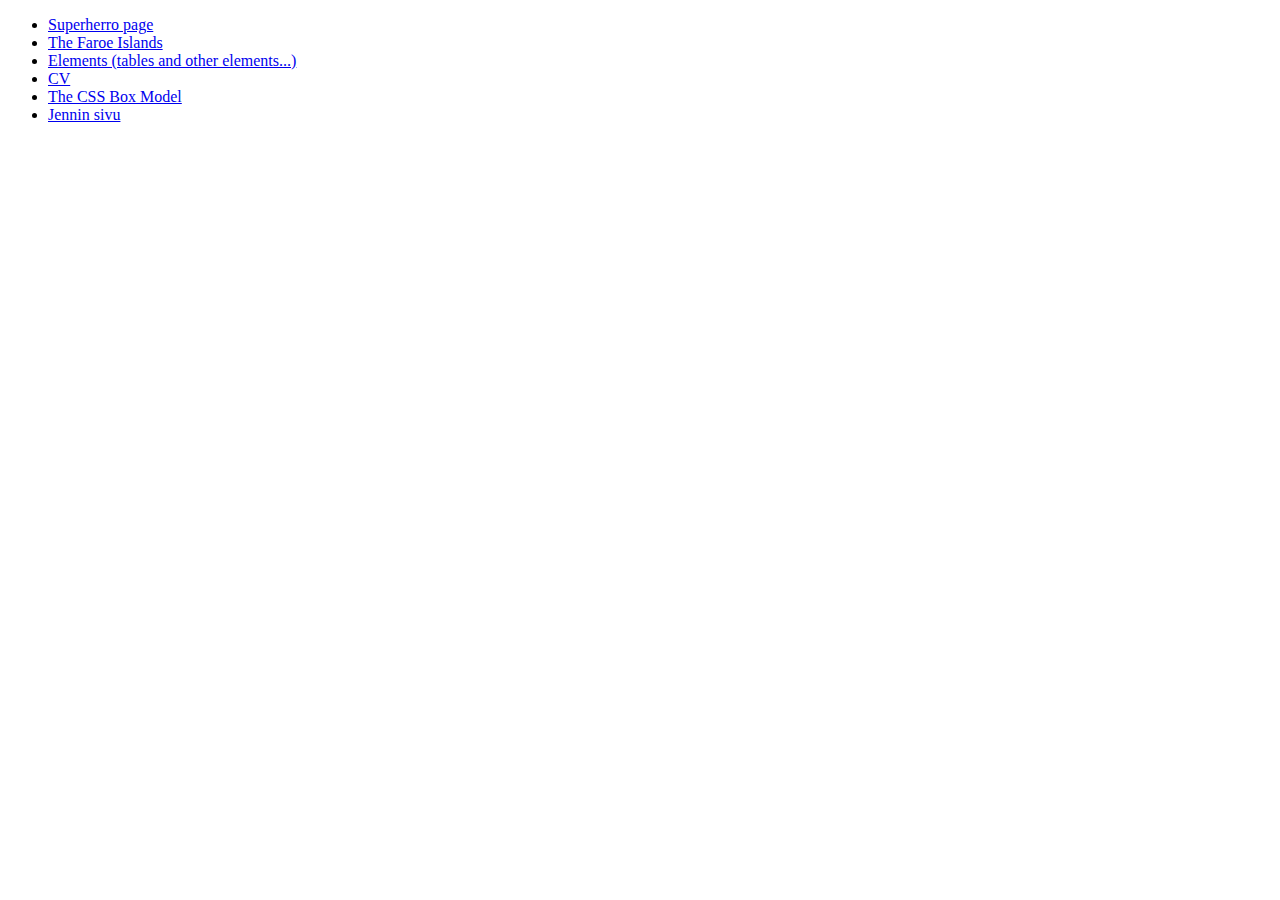
<file: index.html>
<!DOCTYPE html>
<html>
    <head>
        <title>Home</title>
    </head>
    <body>
        <div class="page">
            <ul>
                <li>
                    <a target="_blank" href="superhero.html">Superherro page</a>
                </li>
                <li>
                    <a target="_blank" href="faroe-slands/faroe-islands.html">The Faroe Islands</a>
                </li>
                <li>
                    <a target="_blank" href="test.html">Elements (tables and other elements...)</a>
                </li>
                <li>
                    <a target="_blank" href="cv/index.html">CV</a>
                </li>
                <li>
                    <a target="_blank" href="sandbox/box.html">The CSS Box Model</a>
                </li>
                <li>
                    <a target="_blank" href="sandbox/lyijy.html">Jennin sivu</a>
                </li>
            </ul>
        </div>
    </body>
</html>
</file>
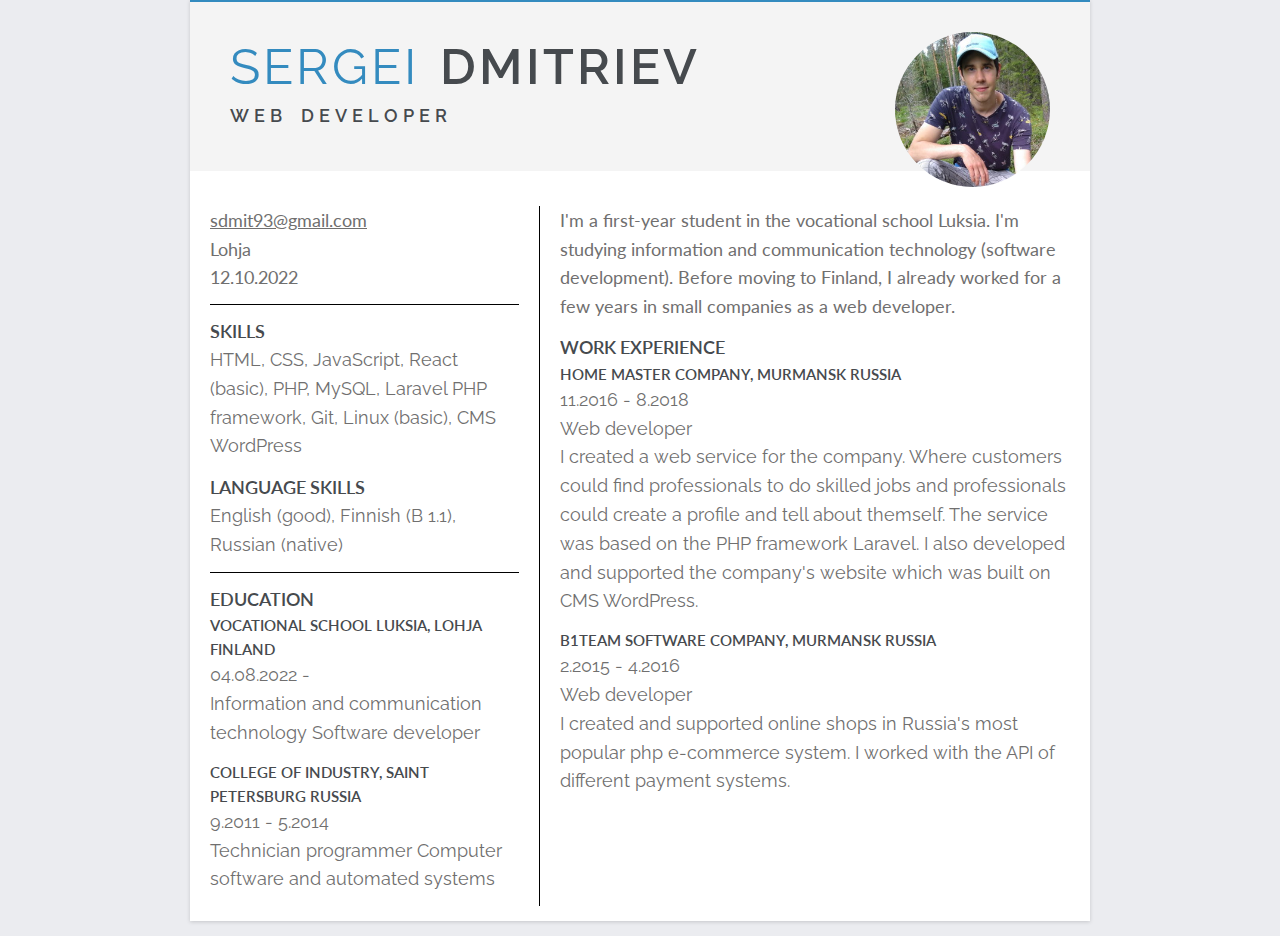
<file: cv/index.html>
<!DOCTYPE html>
<html>
    <head>
        <title>CV</title>
        <meta name="viewport" content="width=device-width, initial-scale=1.0, minimum-scale=1.0" />
        <link rel="stylesheet" type="text/css" href="css/main.css?v=2" />
    </head>
    <body>
        <div class="page">

            <div class="header">
                <img src="img/my-picture-min.jpg" class="header__picture">
                <div class="personal-info">
                    <div class="personal-info__name-wrap">
                        <span class="personal-info__name">Sergei</span>
                        <span class="personal-info__last-name">Dmitriev</span>
                    </div>
                    <div class="personal-info__proffession">
                        <span>Web</span> developer
                    </div>
                </div>
            </div>

            <div class="content">
        
                <div class="content__left">

                    <div class="contacts"> 
                        <div class="box">
                            <div class="contacts__email"><a href="mailto:sdmit93@gmail.com">sdmit93@gmail.com</a></div>
                            <div class="contacts__address">Lohja</div>
                            <div class="contacts__updaited">12.10.2022</div>
                        </div>
                    </div>

                    <div class="skills">
                        <div class="box">
                            <div class="box__title">Skills</div>
                            <div class="box__txt">
                                HTML, CSS, JavaScript, React (basic), PHP, MySQL, Laravel PHP framework, Git, Linux (basic), CMS WordPress
                            </div>
                        </div>
                        <div class="box">
                            <div class="box__title">Language skills</div>
                            <div class="box__txt">
                                English (good), Finnish (B 1.1), Russian (native)
                            </div>
                        </div>
                    </div>

                    <div class="educations">
                        <div class="box">
                            <div class="box__title">Education</div>
                            <div class="box__s-title">
                                Vocational school Luksia, Lohja Finland
                            </div>
                            <div class="box__date">04.08.2022 -</div>
                            <div class="box__txt">
                                Information and communication technology Software developer                            
                            </div>
                        </div>
                        <div class="box">
                            <div class="box__s-title">
                                College of industry, Saint Petersburg Russia
                            </div>
                            <div class="box__date">9.2011 - 5.2014</div>
                            <div class="box__txt">
                                Technician programmer Computer software and automated systems                     
                            </div>
                        </div>
                    </div>
                </div>
                <div class="content__right">
                    
                    <div class="summary">
                        I'm a first-year student in the vocational school Luksia. I'm studying information and communication technology (software development). Before moving to Finland, I already worked for a few years in small companies as a web developer. 
                    </div>

                    <div class="exeriance-list">
                        <div class="box">
                             <div class="box__title">Work Experience</div>
                            <div class="box__s-title">Home Master company, Murmansk Russia</div>
                            <div class="box__date">11.2016 - 8.2018</div>
                            <div class="box__txt">
                                Web developer <br>
                                I created a web service for the company. Where customers could find professionals to do skilled jobs and professionals could create a profile and tell about themself. The service was based on the PHP framework Laravel. I also developed and supported the company's website which was built on CMS WordPress.
                            </div>
                        </div>
                        <div class="box">
                           <div class="box__s-title">B1Team Software company, Murmansk Russia</div>
                           <div class="box__date">2.2015 - 4.2016</div>
                           <div class="box__txt">
                               Web developer <br>
                               I created and supported online shops in Russia's most popular php e-commerce system. I worked with the API of different payment systems.
                            </div>
                       </div>
                      
                       
                    </div>
                </div>
            </div>
        
        </div>

    </body>
</html>
</file>
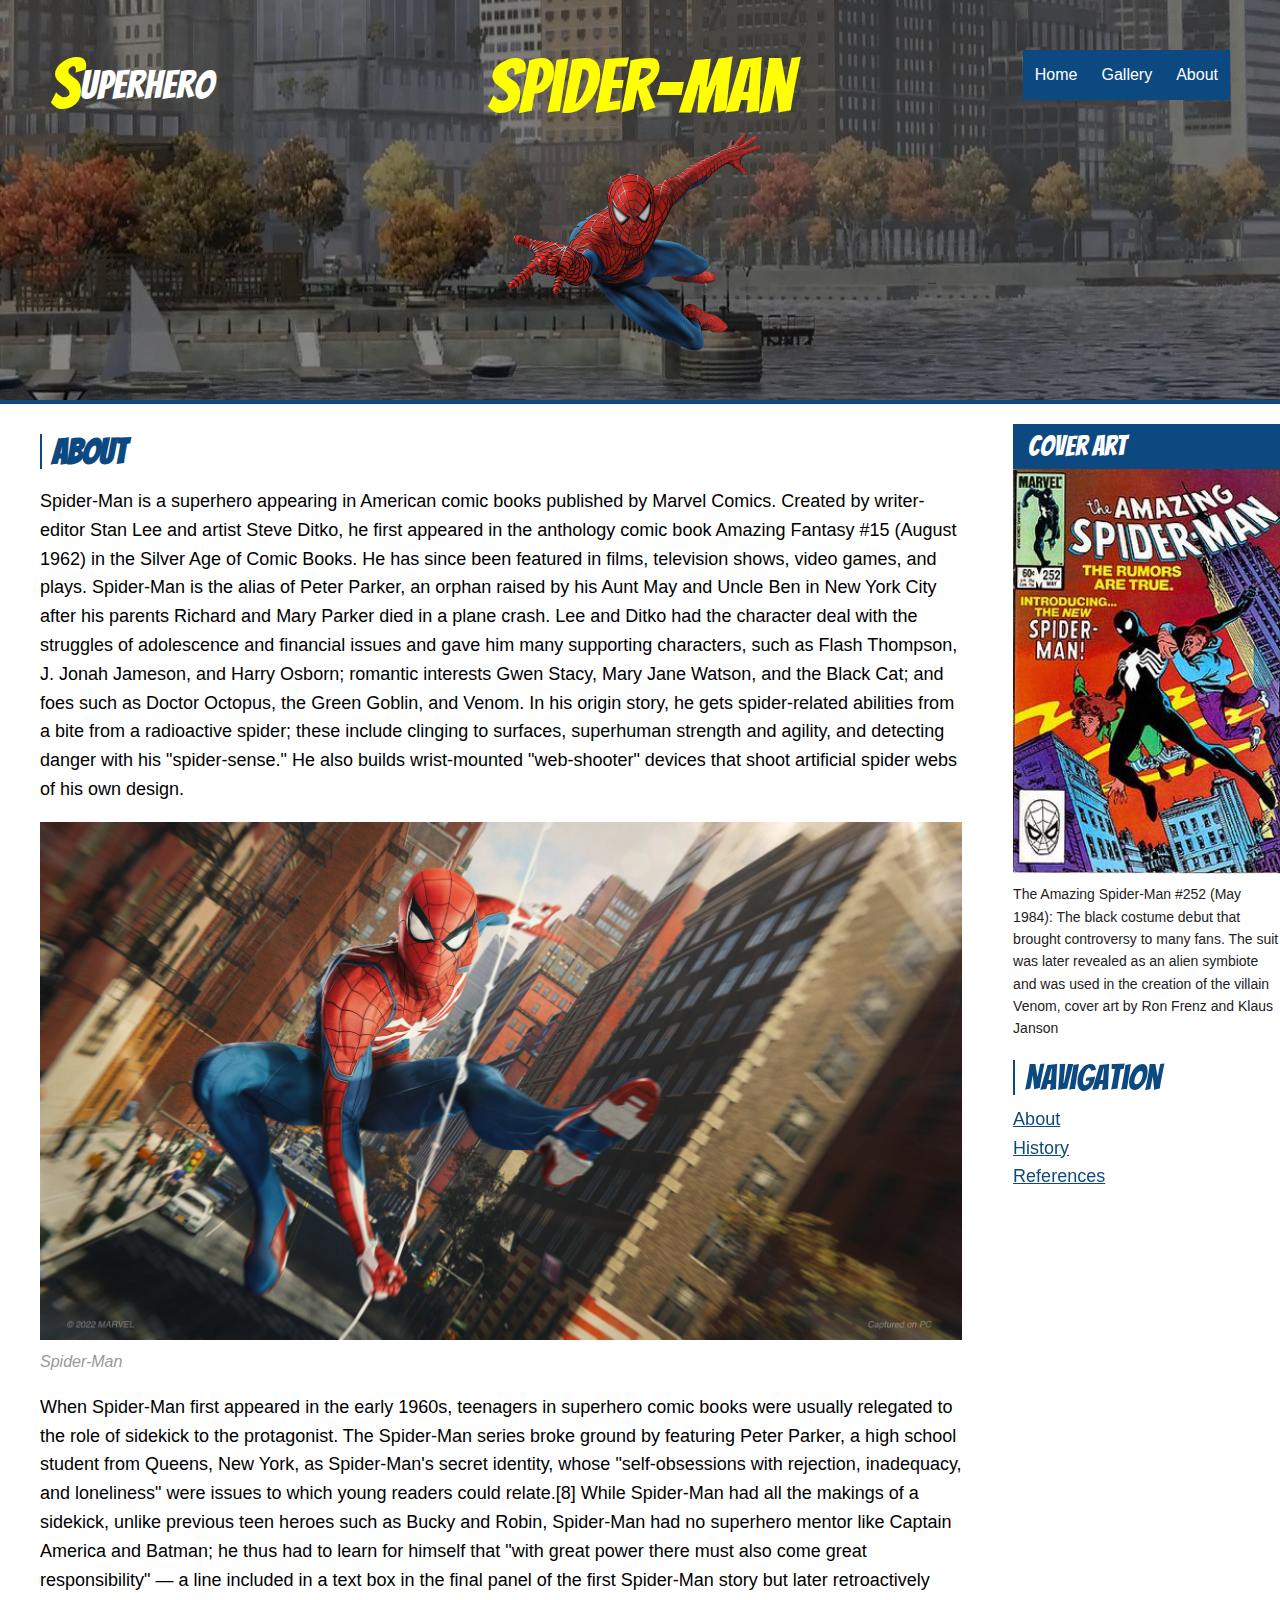
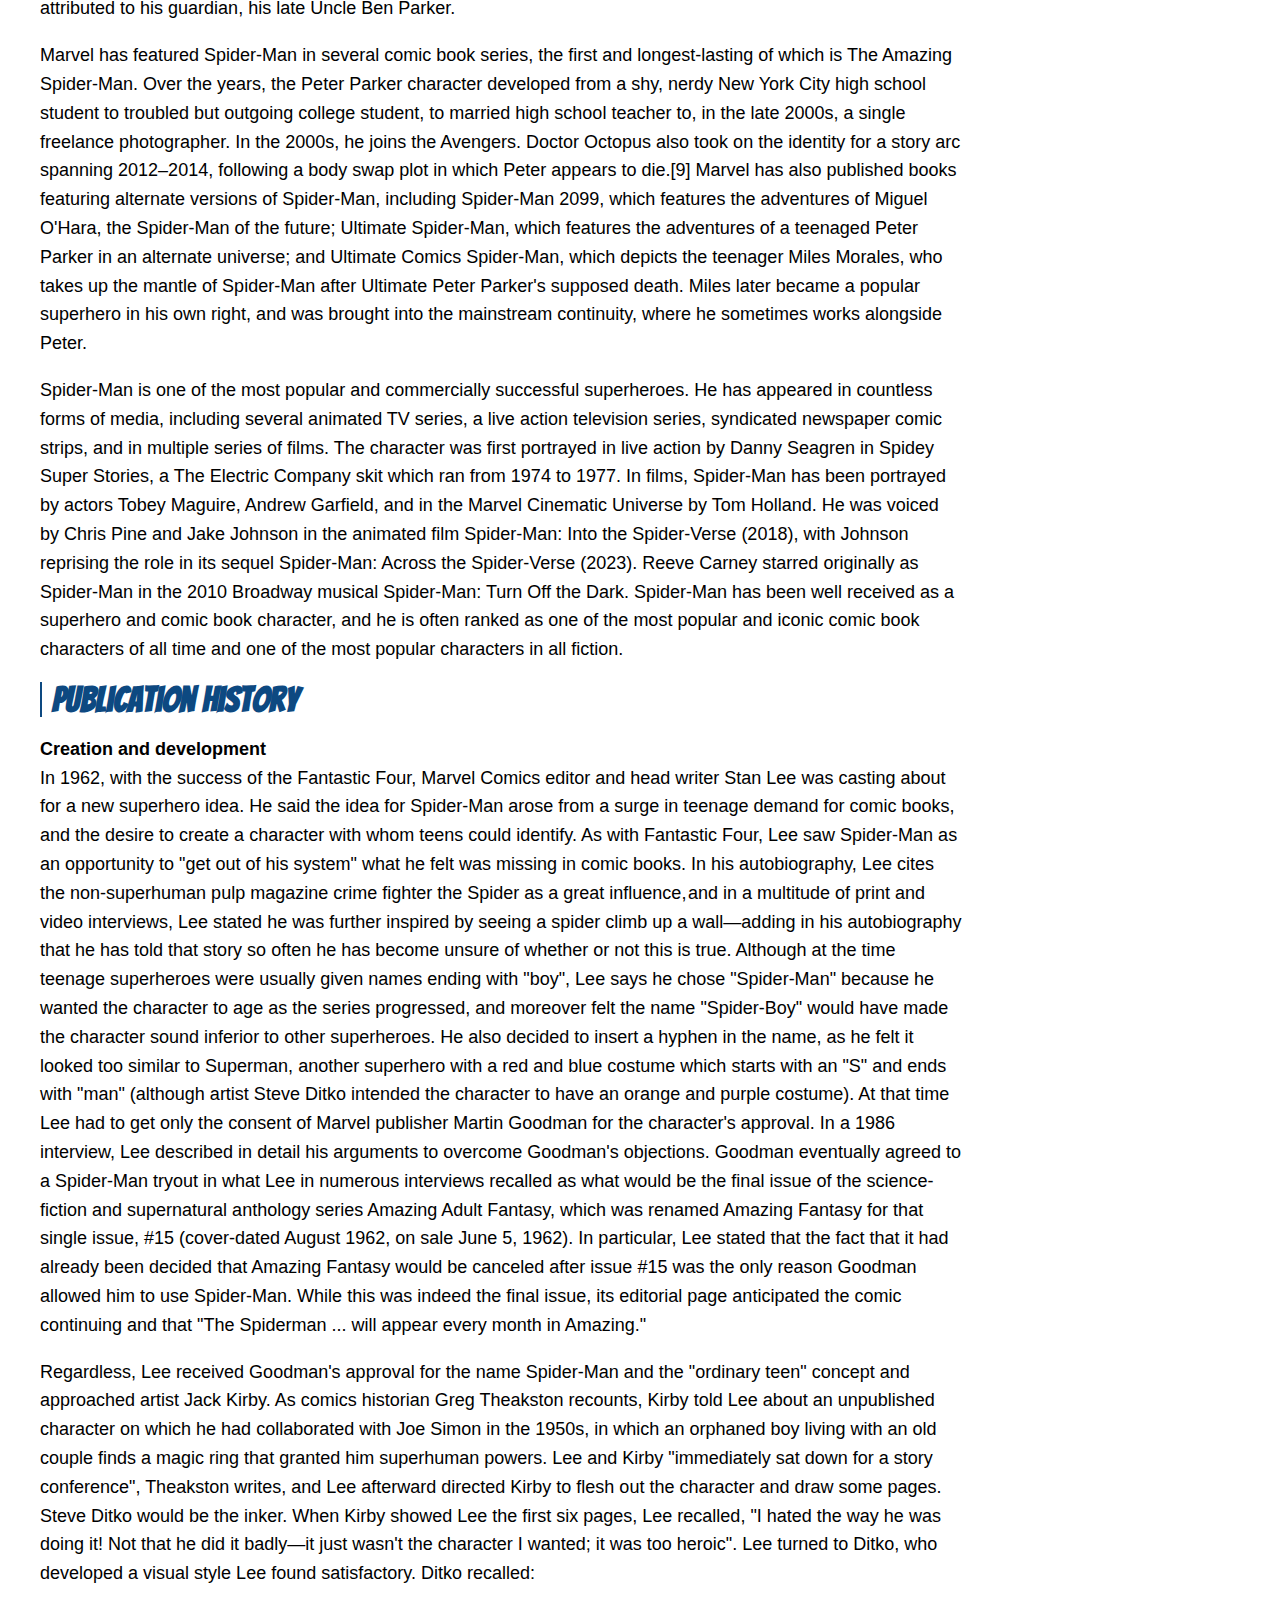
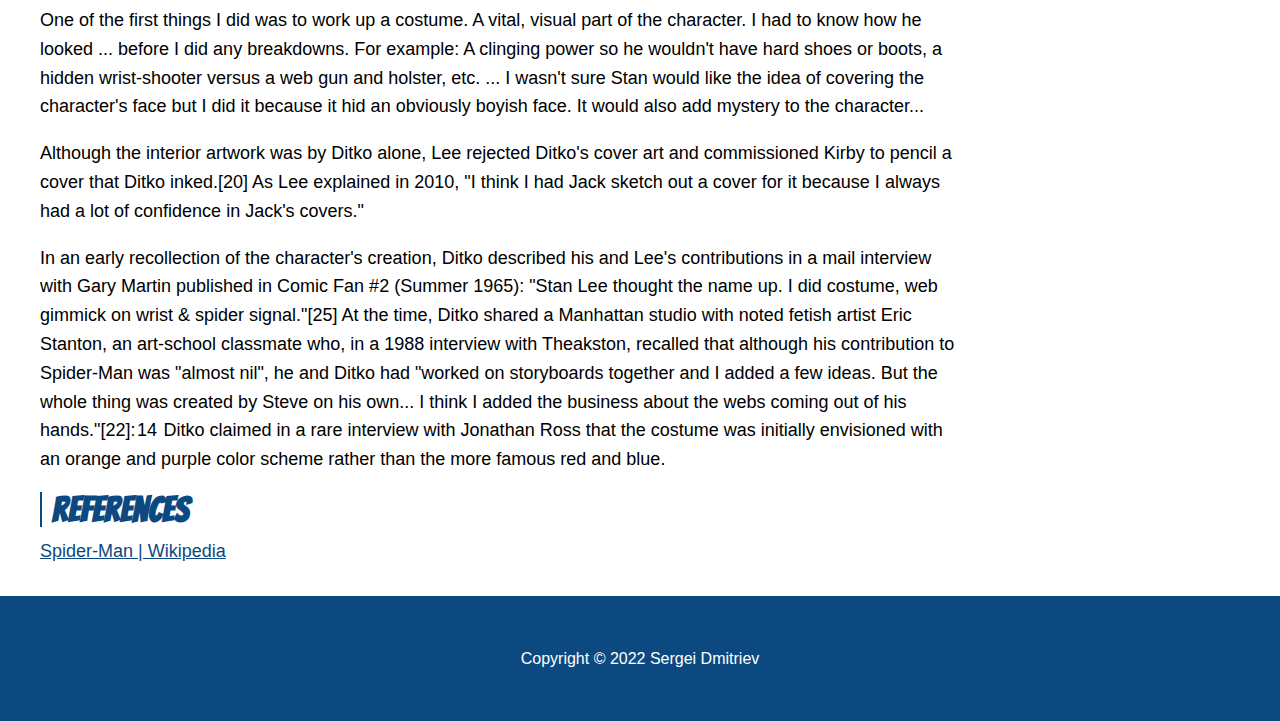
<file: superhero.html>
<!DOCTYPE html>
<html>

<head>
    <title>Superhero Spider-Man</title>
    <meta name="viewport" content="width=device-width, initial-scale=1.0" />
    <link rel="stylesheet" type="text/css" href="ui/superhero/css/main.css?v=4" />
</head>

<body>
    <header class="header">
        <div class="header__top-bar">
            <a href="#" class="header__logo"><span>S</span>uperhero</a>
            <h1 class="header__title">Spider-Man</h1>
            <div class="header__img-box">
                <img src="images/superhero/spider-man-s.png">
            </div>
            <div class="header__top-menu">
                <ul>
                    <li>
                        <a href="#">Home</a>
                    </li>
                    <li>
                        <a href="#">Gallery</a>
                    </li>
                    <li>
                        <a href="#">About</a>
                    </li>
                </ul>
            </div>
        </div>
    </header>
    <div class="container">
        <div class="content">
            <h2 id="about">About</h2>
            <p>
                Spider-Man is a superhero appearing in American comic books published by Marvel Comics. Created
                by writer-editor Stan Lee and artist Steve Ditko, he first appeared in the anthology comic book
                Amazing Fantasy #15 (August 1962) in the Silver Age of Comic Books. He has since been featured
                in films, television shows, video games, and plays. Spider-Man is the alias of Peter Parker, an
                orphan raised by his Aunt May and Uncle Ben in New York City after his parents Richard and Mary
                Parker died in a plane crash. Lee and Ditko had the character deal with the struggles of
                adolescence and financial issues and gave him many supporting characters, such as Flash
                Thompson, J. Jonah Jameson, and Harry Osborn; romantic interests Gwen Stacy, Mary Jane Watson,
                and the Black Cat; and foes such as Doctor Octopus, the Green Goblin, and Venom. In his origin
                story, he gets spider-related abilities from a bite from a radioactive spider; these include
                clinging to surfaces, superhuman strength and agility, and detecting danger with his
                "spider-sense." He also builds wrist-mounted "web-shooter" devices that shoot artificial spider
                webs of his own design.
            </p>

            <img src="images/superhero/content-first.jpg">
            <p class="caption">Spider-Man</p>

            <p>
                When Spider-Man first appeared in the early 1960s, teenagers in superhero comic books were
                usually relegated to the role of sidekick to the protagonist. The Spider-Man series broke ground
                by featuring Peter Parker, a high school student from Queens, New York, as Spider-Man's secret
                identity, whose "self-obsessions with rejection, inadequacy, and loneliness" were issues to
                which young readers could relate.[8] While Spider-Man had all the makings of a sidekick, unlike
                previous teen heroes such as Bucky and Robin, Spider-Man had no superhero mentor like Captain
                America and Batman; he thus had to learn for himself that "with great power there must also come
                great responsibility" — a line included in a text box in the final panel of the first Spider-Man
                story but later retroactively attributed to his guardian, his late Uncle Ben Parker.
            </p>
            <p>
                Marvel has featured Spider-Man in several comic book series, the first and longest-lasting of which
                is The Amazing Spider-Man. Over the years, the Peter Parker character developed from a shy, nerdy
                New York City high school student to troubled but outgoing college student, to married high school
                teacher to, in the late 2000s, a single freelance photographer. In the 2000s, he joins the Avengers.
                Doctor Octopus also took on the identity for a story arc spanning 2012–2014, following a body swap
                plot in which Peter appears to die.[9] Marvel has also published books featuring alternate versions
                of Spider-Man, including Spider-Man 2099, which features the adventures of Miguel O'Hara, the
                Spider-Man of the future; Ultimate Spider-Man, which features the adventures of a teenaged Peter
                Parker in an alternate universe; and Ultimate Comics Spider-Man, which depicts the teenager Miles
                Morales, who takes up the mantle of Spider-Man after Ultimate Peter Parker's supposed death. Miles
                later became a popular superhero in his own right, and was brought into the mainstream continuity,
                where he sometimes works alongside Peter.
            </p>
            <p>
                Spider-Man is one of the most popular and commercially successful superheroes. He has appeared
                in countless forms of media, including several animated TV series, a live action television series,
                syndicated newspaper comic strips, and in multiple series of films. The character was first
                portrayed in live action by Danny Seagren in Spidey Super Stories, a The Electric Company skit which
                ran from 1974 to 1977. In films, Spider-Man has been portrayed by actors Tobey Maguire, Andrew
                Garfield, and in the Marvel Cinematic Universe by Tom Holland. He was voiced by Chris Pine and
                Jake Johnson in the animated film Spider-Man: Into the Spider-Verse (2018), with Johnson reprising
                the role in its sequel Spider-Man: Across the Spider-Verse (2023). Reeve Carney starred originally
                as Spider-Man in the 2010 Broadway musical Spider-Man: Turn Off the Dark. Spider-Man has been
                well received as a superhero and comic book character, and he is often ranked as one of the most
                popular and iconic comic book characters of all time and one of the most popular characters in all
                fiction.
            </p>


            <h2 id="history">Publication history</h2>
            <p>
                <strong>Creation and development</strong><br>
                In 1962, with the success of the Fantastic Four, Marvel Comics editor and head writer Stan Lee was
                casting about for a new superhero idea. He said the idea for Spider-Man arose from a surge in teenage
                demand for comic books, and the desire to create a character with whom teens could identify. As
                with Fantastic Four, Lee saw Spider-Man as an opportunity to "get out of his system" what he felt was
                missing in comic books. In his autobiography, Lee cites the non-superhuman pulp magazine crime
                fighter the Spider as a great influence, and in a multitude of print and video interviews, Lee
                stated he was further inspired by seeing a spider climb up a wall—adding in his autobiography that he
                has told that story so often he has become unsure of whether or not this is true.
                Although at the time teenage superheroes were usually given names ending with "boy", Lee says he chose
                "Spider-Man" because he wanted the character to age as the series progressed, and moreover felt the name
                "Spider-Boy" would have made the character sound inferior to other superheroes. He also decided to
                insert a hyphen in the name, as he felt it looked too similar to Superman, another superhero with a red
                and blue costume which starts with an "S" and ends with "man" (although artist Steve Ditko intended
                the character to have an orange and purple costume). At that time Lee had to get only the consent of
                Marvel publisher Martin Goodman for the character's approval. In a 1986 interview, Lee described in
                detail his arguments to overcome Goodman's objections. Goodman eventually agreed to a Spider-Man
                tryout in what Lee in numerous interviews recalled as what would be the final issue of the
                science-fiction and supernatural anthology series Amazing Adult Fantasy, which was renamed Amazing
                Fantasy for that single issue, #15 (cover-dated August 1962, on sale June 5, 1962). In particular,
                Lee stated that the fact that it had already been decided that Amazing Fantasy would be canceled after
                issue #15 was the only reason Goodman allowed him to use Spider-Man. While this was indeed the final
                issue, its editorial page anticipated the comic continuing and that "The Spiderman ... will appear
                every month in Amazing."
            </p>
            <p>
                Regardless, Lee received Goodman's approval for the name Spider-Man and the "ordinary teen" concept and
                approached artist Jack Kirby. As comics historian Greg Theakston recounts, Kirby told Lee about an
                unpublished character on which he had collaborated with Joe Simon in the 1950s, in which an orphaned boy
                living with an old couple finds a magic ring that granted him superhuman powers. Lee and Kirby
                "immediately sat down for a story conference", Theakston writes, and Lee afterward directed Kirby to
                flesh out the character and draw some pages. Steve Ditko would be the inker. When Kirby
                showed Lee the first six pages, Lee recalled, "I hated the way he was doing it! Not that he did it
                badly—it just wasn't the character I wanted; it was too heroic". Lee turned to Ditko, who
                developed a visual style Lee found satisfactory. Ditko recalled:
            </p>
            <p>
                One of the first things I did was to work up a costume. A vital, visual part of the character. I had to
                know how he looked ... before I did any breakdowns. For example: A clinging power so he wouldn't have
                hard shoes or boots, a hidden wrist-shooter versus a web gun and holster, etc. ... I wasn't sure Stan
                would like the idea of covering the character's face but I did it because it hid an obviously boyish
                face. It would also add mystery to the character...
            </p>
            <p>Although the interior artwork was by Ditko alone, Lee rejected Ditko's cover art and commissioned Kirby
                to pencil a cover that Ditko inked.[20] As Lee explained in 2010, "I think I had Jack sketch out a cover
                for it because I always had a lot of confidence in Jack's covers."
            </p>
            <p>
                In an early recollection of the character's creation, Ditko described his and Lee's contributions in a
                mail interview with Gary Martin published in Comic Fan #2 (Summer 1965): "Stan Lee thought the name up.
                I did costume, web gimmick on wrist & spider signal."[25] At the time, Ditko shared a Manhattan studio
                with noted fetish artist Eric Stanton, an art-school classmate who, in a 1988 interview with Theakston,
                recalled that although his contribution to Spider-Man was "almost nil", he and Ditko had "worked on
                storyboards together and I added a few ideas. But the whole thing was created by Steve on his own... I
                think I added the business about the webs coming out of his hands."[22]: 14  Ditko claimed in a rare
                interview with Jonathan Ross that the costume was initially envisioned with an orange and purple color
                scheme rather than the more famous red and blue.
            </p>
            <h2 id="references">References</h2>
            <a target="_black" href="https://en.wikipedia.org/wiki/Spider-Man">Spider-Man | Wikipedia</a>
        </div>
        <div class="sidebar">
            <div class="widget widget_first">
                <div class="widget__title">Cover art</div>
                <div class="widget__content cover">
                    <img src="images/superhero/sidebar-first.jpg" class="cover__img">
                    <div class="cover__caption">The Amazing Spider-Man #252 (May 1984): The black costume debut
                        that brought controversy to
                        many fans. The suit was later revealed as an alien symbiote and was used in the creation
                        of
                        the villain Venom, cover art by Ron Frenz and Klaus Janson
                    </div>
                </div>
            </div>
            <div class="sidebar__sticky">
                <div class="widget widget_nav">
                    <div class="widget__title-nav">Navigation</div>
                    <div class="widget__content">
                        <nav>
                            <a href="#about">About</a>
                            <a href="#history">History</a>
                            <a href="#references">References</a>
                        </nav>
                    </div>
                </div>
            </div>
        </div>
    </div>
    <footer class="footer">
        Copyright © 2022 Sergei Dmitriev
    </footer>
</body>

</html>
</file>
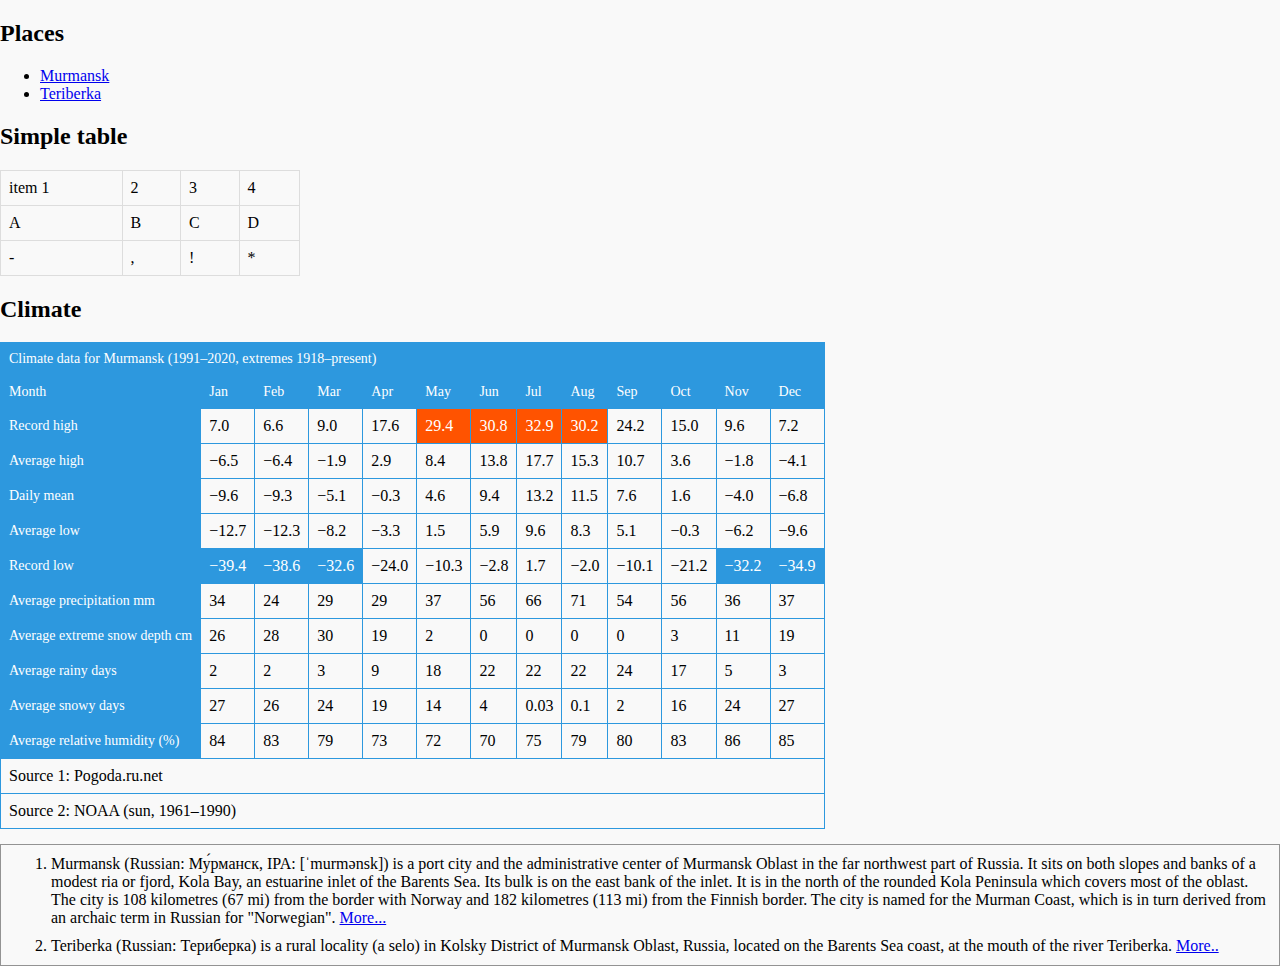
<file: test.html>
<!DOCTYPE html>
<html lang="en">
<head>
    <meta charset="UTF-8">
    <title>Test page</title>
    <link rel="stylesheet" type="text/css" href="ui/faroe-slands/css/main.css?v=5" />
  </head>
<body>


    <h2>Places</h2>

    <ul>
        <li><a target="_blank" href="#murmansk">Murmansk</a></li>
        <li><a target="_blank" href="#teriberka">Teriberka</a></li>
    </ul>

    <h2>Simple table</h2>
    <table class="simple-table">
        <tr>
            <td>item 1</td>
            <td>2</td>
            <td>3</td>
            <td>4</td>
        </tr>
        <tr>
            <td>A</td>
            <td>B</td>
            <td>C</td>
            <td>D</td>
        </tr>
        <tr>
            <td>-</td>
            <td>,</td>
            <td>!</td>
            <td>*</td>
        </tr>
    </table>

    <h2>Climate</h2>
    <div class="temperature">
        <table>
            <tbody>
              <tr>
                <th colspan="14">
                    Climate data for Murmansk (1991–2020, extremes 1918–present)
                </th>
              </tr>
              <tr>
                <th>Month</th>
                <th>Jan</th>
                <th>Feb</th>
                <th>Mar</th>
                <th>Apr</th>
                <th>May</th>
                <th>Jun</th>
                <th>Jul</th>
                <th>Aug</th>
                <th>Sep</th>
                <th>Oct</th>
                <th>Nov</th>
                <th>Dec</th>
              </tr>
              <tr>
                <th>Record high</th>
                <td>7.0</td>
                <td>6.6</td>
                <td>9.0</td>
                <td>17.6</td>
                <td class="temperature__warm">29.4</td>
                <td class="temperature__warm">30.8</td>
                <td class="temperature__warm">32.9</td>
                <td class="temperature__warm">30.2</td>
                <td>24.2</td>
                <td>15.0</td>
                <td>9.6</td>
                <td>7.2</td>
              </tr>
              <tr>
                <th>Average high</th>
                <td>−6.5</td>
                <td>−6.4</td>
                <td>−1.9</td>
                <td>2.9</td>
                <td>8.4</td>
                <td>13.8</td>
                <td>17.7 </td>
                <td>15.3</td>
                <td>10.7</td>
                <td>3.6</td>
                <td>−1.8</td>
                <td>−4.1</td>
              </tr>
              <tr>
                <th>Daily mean</th>
                <td>−9.6</td>
                <td>−9.3</td>
                <td>−5.1</td>
                <td>−0.3</td>
                <td>4.6</td>
                <td>9.4</td>
                <td>13.2</td>
                <td>11.5</td>
                <td>7.6</td>
                <td>1.6</td>
                <td>−4.0</td>
                <td>−6.8</td>
              </tr>
              <tr>
                <th>Average low</th>
                <td>−12.7</td>
                <td>−12.3</td>
                <td>−8.2</td>
                <td>−3.3</td>
                <td>1.5</td>
                <td>5.9</td>
                <td>9.6</td>
                <td>8.3</td>
                <td>5.1</td>
                <td>−0.3</td>
                <td>−6.2</td>
                <td>−9.6</td>
              </tr>
              <tr>
                <th>Record low</th>
                <td class="temperature__cold">−39.4</td>
                <td class="temperature__cold">−38.6</td>
                <td class="temperature__cold">−32.6</td>
                <td>−24.0</td>
                <td>−10.3</td>
                <td>−2.8</td>
                <td>1.7</td>
                <td>−2.0</td>
                <td>−10.1</td>
                <td>−21.2</td>
                <td class="temperature__cold">−32.2</td>
                <td class="temperature__cold">−34.9</td>
              </tr>
              <tr>
                <th>
                  Average precipitation mm
                </th>
                <td>34</td>
                <td>24</td>
                <td>29</td>
                <td>29</td>
                <td>37</td>
                <td>56</td>
                <td>66</td>
                <td>71</td>
                <td>54</td>
                <td>56</td>
                <td>36</td>
                <td>37</td>
              </tr>
              <tr>
                <th>Average extreme snow depth cm</th>
                <td>26</td>
                <td>28</td>
                <td>30</td>
                <td>19</td>
                <td>2</td>
                <td>0</td>
                <td>0</td>
                <td>0</td>
                <td>0</td>
                <td>3</td>
                <td>11</td>
                <td>19</td>
              </tr>
              <tr>
                <th>Average rainy days</th>
                <td>2</td>
                <td>2</td>
                <td>3</td>
                <td>9</td>
                <td>18</td>
                <td>22</td>
                <td>22</td>
                <td>22</td>
                <td>24</td>
                <td>17</td>
                <td>5</td>
                <td>3</td>
              </tr>
              <tr>
                <th>Average snowy days</th>
                <td>27</td>
                <td>26</td>
                <td>24</td>
                <td>19</td>
                <td>14</td>
                <td>4</td>
                <td>0.03</td>
                <td>0.1</td>
                <td>2</td>
                <td>16</td>
                <td>24</td>
                <td>27</td>
              </tr>
              <tr>
                <th>
                  Average relative humidity (%)
                </th>
                <td>84</td>
                <td>83</td>
                <td>79</td>
                <td>73</td>
                <td>72</td>
                <td>70</td>
                <td>75</td>
                <td>79</td>
                <td>80</td>
                <td>83</td>
                <td>86</td>
                <td>85</td>
              </tr>
              <tr>
                <td colspan="14">
                  Source 1: Pogoda.ru.net
                </td>
              </tr>
              <tr>
                <td colspan="14">
                  Source 2: NOAA (sun, 1961–1990)
                </td>
              </tr>
            </tbody>
        </table>
    </div>

    <div class="content__list">
        <ol>
            <li>
                <a id="murmansk"></a>
                Murmansk (Russian: Му́рманск, IPA: [ˈmurmənsk]) is a port city and the administrative center of Murmansk Oblast in the far northwest part of Russia. It sits on both slopes and banks of a modest ria or fjord, Kola Bay, an estuarine inlet of the Barents Sea. Its bulk is on the east bank of the inlet. It is in the north of the rounded Kola Peninsula which covers most of the oblast. The city is 108 kilometres (67 mi) from the border with Norway and 182 kilometres (113 mi) from the Finnish border. The city is named for the Murman Coast, which is in turn derived from an archaic term in Russian for "Norwegian".
                <a target="_blank" href="https://en.wikipedia.org/wiki/Murmansk">More...</a>
            </li>
            <li>
                <a id="teriberka"></a>
                Teriberka (Russian: Териберка) is a rural locality (a selo) in Kolsky District of Murmansk Oblast, Russia, located on the Barents Sea coast, at the mouth of the river Teriberka.
                <a target="_blank" href="https://en.wikipedia.org/wiki/Teriberka">More..</a>
            </li>
        </ol>  
    </div>
</body>
</html>
</file>
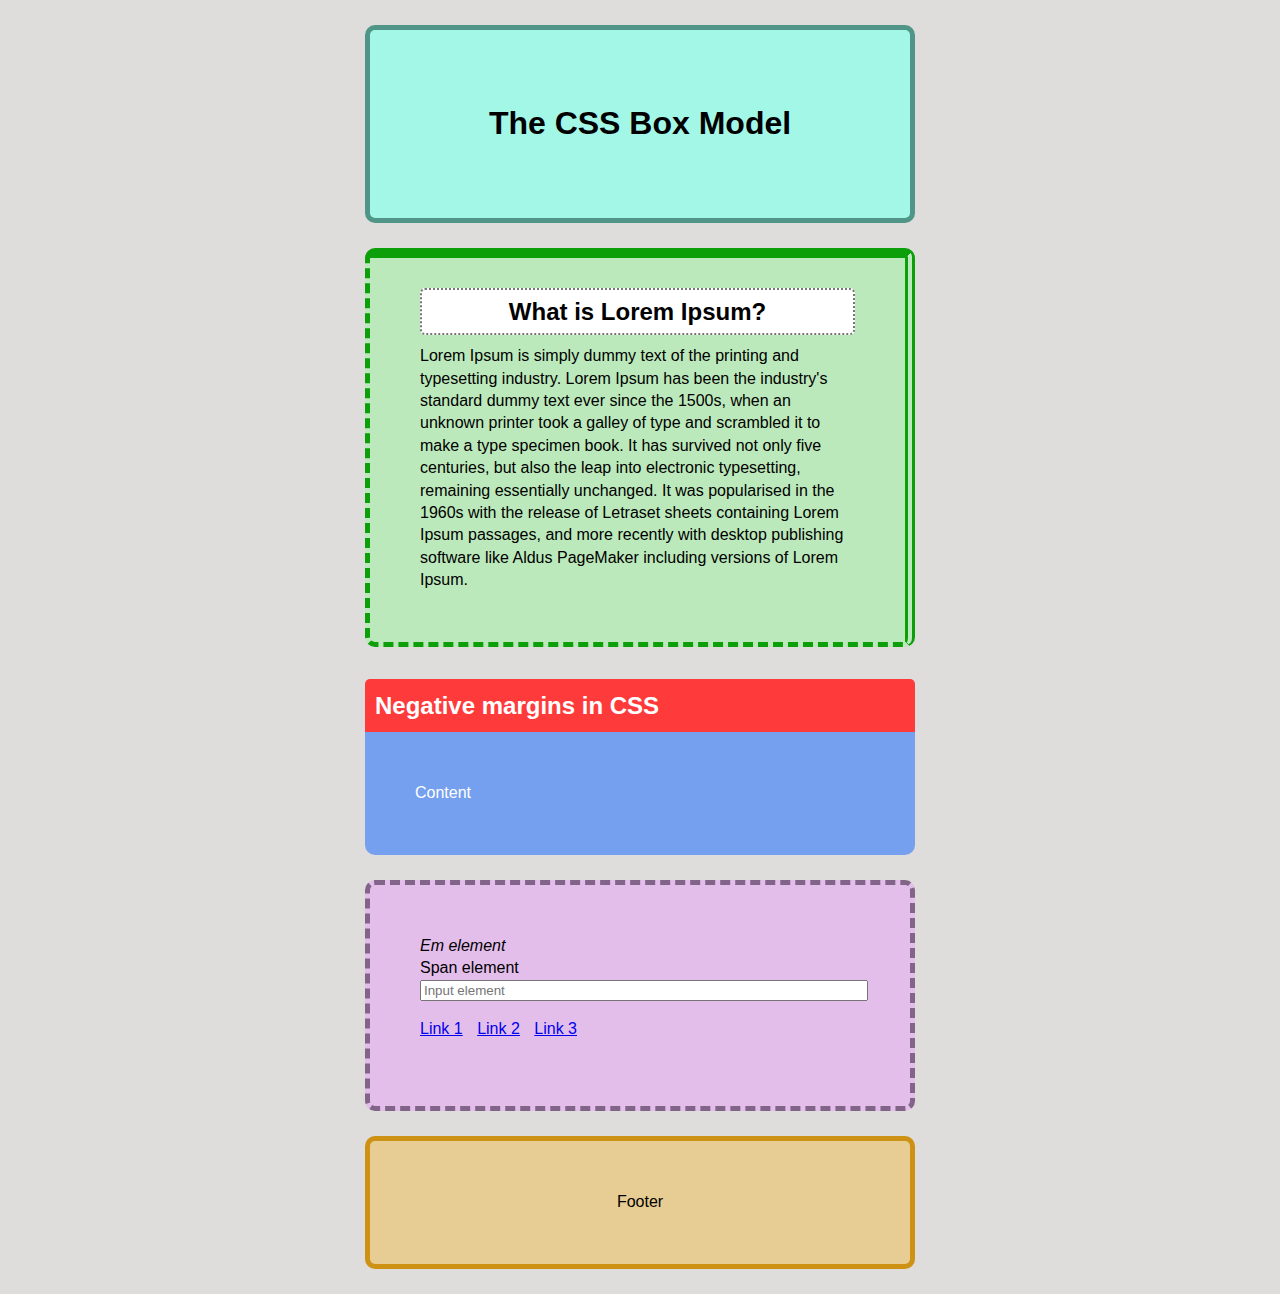
<file: sand-box/box.html>
<!DOCTYPE html>
<html>

<head>
    <title>The CSS Box Model</title>
    <link rel="stylesheet" type="text/css" href="css/box.css?v=5" />
</head>

<body>
    <div class="page">
        <header class="header">
            <h1 class="header__title">The CSS Box Model</h1>
        </header>
        <main class="content">

            <div class="box-1">
                <h2>What is Lorem Ipsum?</h2>
                Lorem Ipsum is simply dummy text of the printing and typesetting industry. Lorem Ipsum has been the
                industry's standard dummy text ever since the 1500s, when an unknown printer took a galley of type and
                scrambled it to make a type specimen book. It has survived not only five centuries, but also the leap into
                electronic typesetting, remaining essentially unchanged. It was popularised in the 1960s with the release of
                Letraset sheets containing Lorem Ipsum passages, and more recently with desktop publishing software like
                Aldus PageMaker including versions of Lorem Ipsum.
            </div>

            <div class="box-2">
                <h2>Negative margins in CSS</h2>
                <div class="box-2__content">Content</div>
            </div>

            <div class="box-3">
                <em>Em element</em>
                <span>Span element</span>
                <input type="text" placeholder="Input element" />

                <ul class="box-3__nav">
                    <li>
                        <a href="#">Link 1</a>
                    </li>
                    <li>
                        <a href="#">Link 2</a>
                    </li>
                    <li>
                        <a href="#">Link 3</a>
                    </li>
                </ul>
            </div>


        </main>
        <footer class="footer">
            Footer
        </footer>
    </div>
</body>

</html>
</file>
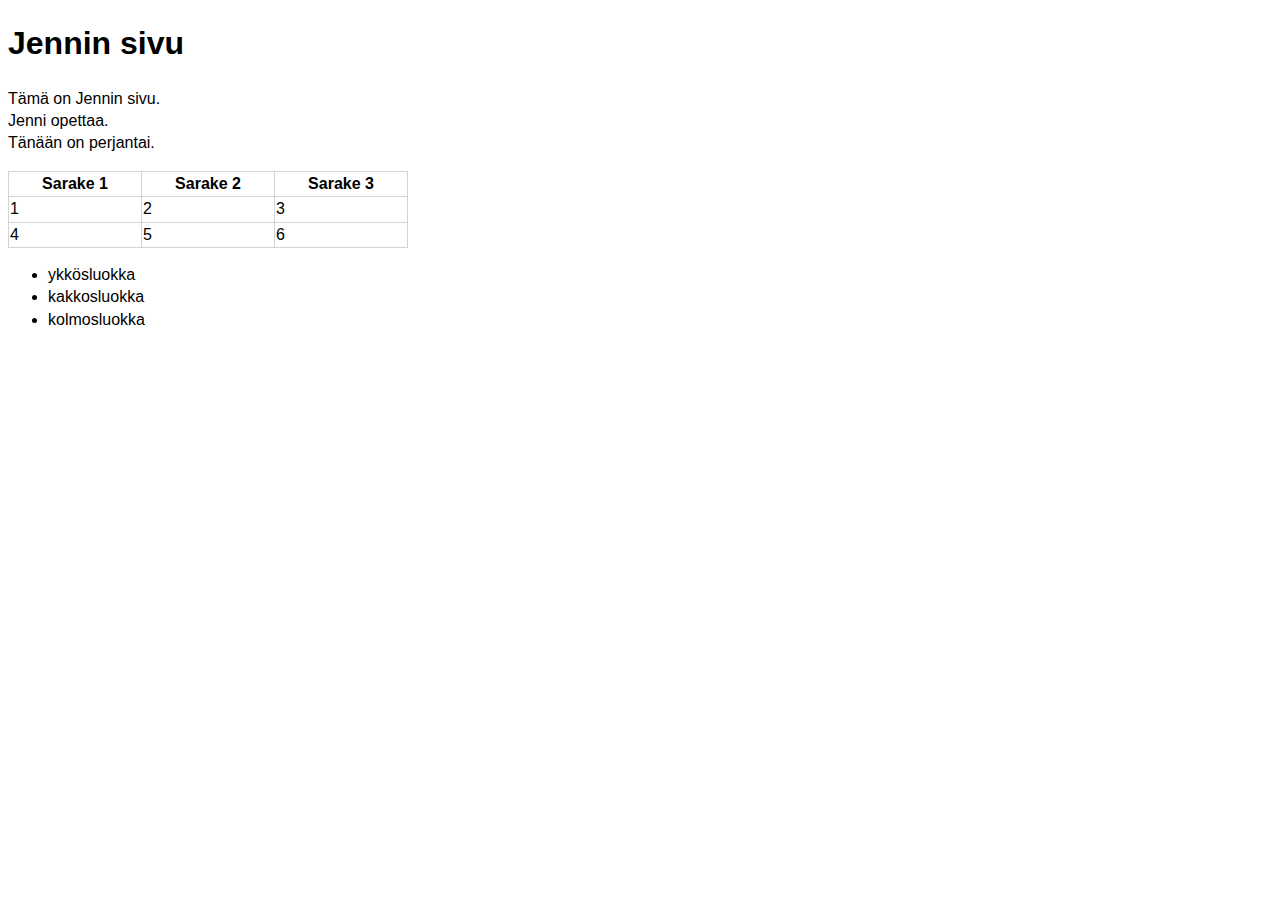
<file: sand-box/lyijy.html>
<!DOCTYPE html>
<html>

<head>
    <title>Jennin sivu</title>

    <style>
        body {
            font-family: sans-serif;
            line-height: 1.4;
        }

        table {
            width: 400px;
            border-collapse: collapse;
        }

        th, td {
           border: 1px solid #d4d4d4;
        }
    </style>
</head>

<body>
    <h1>Jennin sivu</h1>
    <p>
        Tämä on Jennin sivu. <br>
        Jenni opettaa.<br>
        Tänään on perjantai.
    </p>
    <table>
        <tr>
            <th>Sarake 1</th>
            <th>Sarake 2</th>
            <th>Sarake 3</th>
        </tr>
        <tr>
            <td>1</td>
            <td>2</td>
            <td>3</td>
        </tr>
        <tr>
            <td>4</td>
            <td>5</td>
            <td>6</td>
        </tr>
    </table>

    <ul>
        <li>ykkösluokka</li>
        <li>kakkosluokka</li>
        <li>kolmosluokka</li>
    </ul>
</body>

</html>
</file>
<file: cv/css/main.css>
@import url('https://fonts.googleapis.com/css2?family=Raleway:ital,wght@0,100;0,200;0,400;1,100&display=swap');
@import url('https://fonts.googleapis.com/css2?family=Lato:ital,wght@0,100;0,400;1,300;1,400&display=swap');

body {
    width: 100%;
    height: 100%;
    background-color: #ebecf0;
    color: #706f6f;
    font-family: 'Raleway', sans-serif;
    font-size: 18px;
    line-height: 1.6;
    margin: 0;
    padding: 0;
}

.page {
    max-width: 900px;
    background: #fff;
    margin: 0 auto;
    box-shadow: rgba(0, 0, 0, 0.16) 0px 1px 4px;
    margin-bottom: 15px;
}

a {
    color: #706f6f;
}

a:hover {
    color:#000;
    opacity: 0.6;
}

.header {
    min-height: 150px;
    background-color: #f4f4f4;
    border-top: 2px solid #348bbf;
    margin-bottom: 35px;
    position: relative;
}

.header__picture {
    width: 155px;
    height: 155px;
    border-radius: 50%;
    display: block;
    position: absolute;
    right: 40px;
    top: 30px;
}

.personal-info {
    color: #464a4e;
    padding: 40px;
}

.personal-info__name-wrap {
    font-size: 50px;
    line-height: 1;
    letter-spacing: 3px;
    text-transform: uppercase;
    margin-bottom: 10px;
}

.personal-info__name,
.personal-info__last-name {
    display: inline-block;
}

.personal-info__name {
    color: #348bbf;
}

.personal-info__last-name {
    font-weight: 600;
    margin-left: 5px;
}

.personal-info__proffession {
    text-transform: uppercase;
    letter-spacing: 5px;
    font-weight: 600;
}

.personal-info__proffession span {
    margin-right: 5px;
}

.content {
    display: grid;
    grid-template-columns: 350px 1fr;
    grid-template-rows: auto auto;
    grid-template-areas:"content-l content-r";
    padding-bottom: 15px;
}

.content__left,
.content__right {
    padding: 0 20px;
}

.content__left {
    grid-area: content-l;
    border-right: 1px solid #000;
}

.content__right {
    grid-area: content-r;
}

.box {
    margin: 12px 0;
}

.box__title,
.box__s-title {
    text-transform: uppercase;
    font-weight: 600;
    color: #464a4e;
}

.box__title,
.box__s-title {
    font-family: 'Lato', sans-serif;
}

.box__s-title {
    font-size: 15px;
}

.contacts,
.summary {
    font-family: 'Lato', sans-serif;
}

.contacts,
.skills {
    border-bottom: 1px solid #000;
}

.contacts .box {
    margin-top: 0;
}

@media (max-width: 767px) {

    .header {
        margin-bottom: 10px;
    }

    .content {
        grid-template-areas:
        "content-l content-l"
        "content-r content-r";
    }

    .personal-info__last-name {
        display: block;
        margin: 0;
    }

    .personal-info__name-wrap {
        font-size: 40px;
    }

    .personal-info__proffession {
        font-size: 16px;
    }
}

@media (max-width: 520px) {
    .personal-info__name-wrap {
        font-size: 30px;
    }

    .personal-info {
        padding: 15px;
    }

    .header__picture {
        width: 125px;
        height: 125px;
        right: 15px;
    }

    .personal-info__proffession {
        font-size: 14px;
    }
}

@media (max-width: 350px) { 
    .header {
        text-align: center;
    }

    .header__picture {
        display: none;
    }
}
</file>
<file: ui/superhero/css/main.css>
@import url('https://fonts.googleapis.com/css2?family=Bangers&display=swap');
@import url('https://fonts.googleapis.com/css2?family=Raleway:ital,wght@0,100;0,200;0,400;1,100&display=swap');

html, body {
    width: 100%;
    height: 100%;
    margin: 0;
    padding: 0;
    scroll-behavior: smooth;
}

body {
    background-color: #f9f9f9;
    color: #000;
    font-family: sans-serif;
    font-size: 18px;
    line-height: 1.6;
}

a {
    color: #0d4981;
}

a:hover {
   opacity: 0.8;
}

.container {
    max-width: 1300px;
    min-height: 100%;
    margin: 0 auto;
    width: 100%;
    background-color: #fff;
    display: grid;
    grid-template-columns: 1fr 278px;
    grid-template-rows: auto auto 1fr auto;
    grid-template-areas:
        "content"
        "sidebar"
        "footer";
}

@media (min-width: 767px){
    .container{
        grid-template-areas:
        "content sidebar"
        "footer footer";
    }
}

@media (max-width: 767px) {
    .container{
        grid-template-areas:
        "content content"
        "sidebar sidebar"
        "footer footer";
    }
}

@media (max-width: 920px) {
    .container {
        grid-template-columns: 1fr 230px;
    }
}

.sections {
    padding: 0 2%;
}

.header {
    margin: 0 auto;
    grid-area: header;
    position: relative;
    height: 300px;
    background: url(../img/bg2.jpg);
    background-position: center bottom;
    border-bottom: 4px solid #0d4981;
    padding: 50px;
}

.header::before {
    content: '';
    opacity: 0.4;
    background-color: #000;
    display: block;
    position: absolute;
    top: 0;
    left: 0;
    width: 100%;
    height: 100%;
}

.header__top-bar {
    height: 100%;
    position: relative;
}

.header__logo {
    font-size: 40px;
    color: #ffffff;
    text-decoration: none;
    line-height: 1;
    display: flex;
    align-items: center;
    position: absolute;
    font-family: 'Bangers', cursive;
}

.header__logo span {
    color: yellow;
    font-size: 70px;
    font-family: 'Bangers', cursive;
}

@keyframes float {
    0% {
        transform: translateZ(0);
        -webkit-transform: translateZ(0);
    }

    25% {
        transform: translate3d(0,2px,0);
        -webkit-transform:translate3d(0,2px,0); 
    }

    50% {
        transform: translate3d(0,-5px,0);
        -webkit-transform: translate3d(0,-5px,0)
    }

    75% {
        transform: translate3d(0,3px,0);
        -webkit-transform: translate3d(0,3px,0)
    }

    to {
        transform: translateZ(0);
        -webkit-transform: translateZ(0)
    }
}

.header__title {
    color: yellow;
    z-index: 1;
    font-size: 75px;
    font-family: 'Bangers', cursive;
    display: flex;
    text-align: center;
    justify-content: center;
    align-items: center;
    flex-direction: column;
    line-height: 1;
    font-weight: normal;
    margin: 0;
    padding: 0;
}

.header__img-box {
    display: flex;
    text-align: center;
    justify-content: center;
    -webkit-animation: float 7.5s infinite;
    animation: float 7.5s infinite;
    -webkit-transform: translateZ(0);
    transform: translateZ(0);
}

.header__top-menu {
    position: absolute;
    top: 0;
    right: 0;
}

.header__top-menu ul,
.header__menu ul {
    margin: 0px;
    padding: 0px;
    list-style: none;
    font-size: 0;
}

.header__top-menu li {
   display: inline-block;
   background-color: #0d4981;
}

.header__top-menu a {
    text-decoration: none;
    padding: 12px;
    display: block;
    color: #fff;
    font-size: 16px;
}

.header__top-menu a:hover {
    background: #a5a5a5;
}

.header__menu {
    background-color: #0072bc;
}

.header__menu a {
    display: inline-block;
    text-decoration: none;
    padding: 15px;
    font-size: 14px;
    text-transform: none;
    color: #fff;
}

.header__menu a:hover {
    text-shadow: 0 0 2px #3a87b8;
    background: #4095cd;
}

.content {
    grid-area: content;
    background-color: #fff;
    padding: 30px 40px;
}

.content img {
    width: 100%;
    max-width: 100%;
}

.content p.caption {
    color: #999;
    font-size: 16px;
    font-style: italic;
    margin: 0;
}

.content p:first-child {
    margin-top: 0;
}

.content a:hover {
    text-decoration: underline;
}

.content h1, 
.content h2 {
    line-height: 1;
    margin: 0;
}

.content h1 {
    font-size: 25px;
}

.content h2 {
    font-size: 23px;
    background: none;
    box-shadow: none;
    color: #0d4981;
    padding: 0;
    font-family: 'Bangers', cursive;
    font-size: 35px;
    border-left: 2px solid;
    padding-left: 10px;
    margin-bottom: 10px;
    line-height: 1;
}

.content__list {
    border: 1px solid #939393;
}

.content__list ol {
    margin: 0;
}

.content__list li {
    margin: 10px;
}

.sidebar {
    grid-area: sidebar;
    background-color: #fff;
    padding-left: 4%;
    padding-top: 20px;
}

.sidebar__sticky {
    position: sticky;
    top: 20px;
    margin-top: 20px;
}

.cover__img {
    width: 100%;
}

.cover__caption {
    font-size: 14px;
    color: #222;
}

.widget__title {
    background: #0d4981;
    font-size: 28px;
    color: #fff;
    padding: 0px 15px;
    font-family: 'Bangers', cursive;
}

.widget__title-nav {
    background: none;
    box-shadow: none;
    color: #0d4981;
    padding: 0;
    font-family: 'Bangers', cursive;
    font-size: 35px;
    border-left: 2px solid;
    padding-left: 10px;
    margin-bottom: 10px;
    line-height: 1;
}

.widget__content {
    margin-top: 0px;
}


.widget_nav a {
    display: block;
}

.footer {
    grid-area: footer;
    background: #0d4981;
    border: none;
    color: #fff;
    text-align: center;
    padding: 2px 0;
    font-size: 16px;
    padding: 50px 0;
}
</file>
<file: ui/faroe-slands/css/main.css>
html, body {
    width: 100%;
    height: 100%;
    margin: 0;
    padding: 0;
}

.wrap, 
.page {
    height: 100%;
}


body {
    background-color: #f9f9f9;
}

.page {
    color: #000;
    font-family: sans-serif;
    font-size: 18px;
    line-height: 1.6;
}

.container {
    max-width: 1300px;
    min-height: 100%;
    margin: 0 auto;
    width: 100%;
    background-color: #fff;
    display: grid;
    grid-template-columns: 1fr 278px;
    grid-template-rows: auto auto 1fr auto;
    grid-template-areas:
        "content"
        "sidebar"
        "footer";
}

@media (min-width: 767px){
    .container{
        grid-template-areas:
        "content sidebar"
        "footer footer";
    }
}


@media (max-width: 767px) {
    .container{
        grid-template-areas:
        "content content"
        "sidebar sidebar"
        "footer footer";
    }
}

@media (max-width: 920px) {
    .container {
        grid-template-columns: 1fr 230px;
    }
}

.sections {
    padding: 0 2%;
}

.header {
    margin: 0 auto;
    grid-area: header;
    position: relative;
    height: 300px;
    background: url(../img/bg7.jpg);
    background-position: center center;
    border-bottom: 4px solid #209cee;
    padding: 50px;
}

.header::before {
    content: '';
    opacity: 0.4;
    background-color: #000;
    display: block;
    position: absolute;
    top: 0;
    left: 0;
    width: 100%;
    height: 100%;
}

.header__top-bar {
    height: 100%;
    position: relative;
}

.header__logo {
    font-size: 45px;
    color: #ffffff;
    text-decoration: none;
    line-height: 1;
    display: block;
    font-family: 'Raleway';
    display: flex;
    align-items: center;
    position: absolute;
}

.header__logo span {
    color: #209cee;
    font-weight: bold;
    font-size: 50px;
}

@keyframes float {
    0% {
        transform: translateZ(0);
        -webkit-transform: translateZ(0);
    }

    25% {
        transform: translate3d(0,2px,0);
        -webkit-transform:translate3d(0,2px,0); 
    }

    50% {
        transform: translate3d(0,-5px,0);
        -webkit-transform: translate3d(0,-5px,0)
    }

    75% {
        transform: translate3d(0,3px,0);
        -webkit-transform: translate3d(0,3px,0)
    }

    to {
        transform: translateZ(0);
        -webkit-transform: translateZ(0)
    }
}

.header__title {
    color: #fff;
    z-index: 1;
    font-size: 75px;
    font-family: Raleway;
    font-weight: bold;
    display: flex;
    text-align: center;
    justify-content: center;
    align-items: center;
    height: 100%;
    flex-direction: column;
    line-height: 1;
    -webkit-animation: float 7.5s infinite;
    animation: float 7.5s infinite;
    -webkit-transform: translateZ(0);
    transform: translateZ(0);
}

.header__top-menu {
    position: absolute;
    top: 0;
    right: 0;
}

.header__top-menu ul,
.header__menu ul {
    margin: 0px;
    padding: 0px;
    list-style: none;
    font-size: 0;
}

.header__top-menu li {
   display: inline-block;
   background-color: #2894da;
}

.header__top-menu a {
    text-decoration: none;
    padding: 12px;
    display: block;
    color: #fff;
    font-size: 16px;
}

.header__top-menu a:hover {
    background: #a5a5a5;
}

.header__menu {
    background-color: #0072bc;
}

.header__menu a {
    display: inline-block;
    text-decoration: none;
    padding: 15px;
    font-size: 14px;
    text-transform: none;
    color: #fff;
}

.header__menu a:hover {
    text-shadow: 0 0 2px #3a87b8;
    background: #4095cd;
}


.fp-content {
    position: absolute;
    height: 70px;
    padding: 5px 20px;
    bottom: 30px;
    right: 520px;
    left: 30px;
    overflow: hidden;
}

.fp-content a, .fp-content p {
    color: #fff;
}

.fp-content p {
    padding-bottom: 10px;
    margin: 0px;
}

.fp-content-fon, .fp-content {

    left: 0;
    right: 0;
    top: 285px;
    text-align: left;
    font-size: 13px;
}

.content {
    grid-area: content;
    background-color: #fff;
    padding: 30px 40px;
}

.content__img {
    width: 100%;
    max-width: 100%;
    margin-bottom: 15px;
}

.content p:first-child {
    margin-top: 0;
}

.content a {
    color: #2d98de;
    text-decoration: none;
}

.content a:hover {
    text-decoration: underline;
}

.content h1, 
.content h2 {
    line-height: 1;
    margin: 0;
}

.content h1 {
    font-size: 25px;
}

.content h2 {
    font-size: 23px;
}

.content__list {
    border: 1px solid #939393;
}

.content__list ol {
    margin: 0;
}

.content__list li {
    margin: 10px;
}

.simple-table {
    border-collapse: collapse;
    width: 300px;
    margin: 15px 0;
}

.simple-table td, .simple-table th {
    border: 1px solid #dddddd;
    text-align: left;
    padding: 8px;
}

.temperature {
    margin: 15px 0;
}

.temperature table {
    border: 1px solid #2d98de;
    border-collapse: collapse;
}

.temperature td, .temperature th {
    border: 1px solid #2d98de;
    text-align: left;
    padding: 8px;
}

.temperature th {
    background-color: #2d98de;
    color: #fff;
    font-weight: normal;
    font-size: 14px;
}

.temperature__warm {
    background-color: #ff5300;
    color: #fff;
}

.temperature__cold {
    background-color: #2d98de;
    color: #fff;
}

.sidebar {
    grid-area: sidebar;
    background-color: #fff;
    padding-left: 4%;
    padding-top: 20px;
}

.sidebar__sticky {
    position: sticky;
    top: 20px;
    margin-top: 20px;
}

.widget_first {
}

.widget__title {
    background: linear-gradient(90deg, rgb(44 147 213) 0%, rgb(22 151 237) 35%, rgb(70 174 242) 100%);
    box-shadow: rgb(0 0 0 / 9%) 0px 3px 12px;
    font-size: 14px;
    color: #fff;
    text-transform: uppercase;
    padding: 10px 15px;
}

.widget__title-nav {
    background: none;
    box-shadow: none;
    color: #2395df;
    padding: 0;
    font-size: 18px;
    border-left: 2px solid;
    padding-left: 10px;
    line-height: 1;
    text-transform: uppercase;
}


.widget__content {
    margin-top: 0px;
}

.popular {
    display: flex;
    margin-top: 20px;
}

.popular__img-box {
    padding: 2px;
    margin-right: 10px;
    margin-top: 0px;
    border: 1px solid #c6c6c6;
}


.popular__img {
    display: block;
    width: 80px;
}

.footer {
    grid-area: footer;
    background: #2d98de;
    border: none;
    color: #fff;
    text-align: center;
    padding: 2px 0;
    font-size: 14px;
}
</file>
<file: sand-box/css/box.css>
body {
    margin: 0;
    padding: 0;
    width: 100%;
    font-family: sans-serif;
    line-height: 1.4;
    background-color: #dfdcdc;
}

.page {
    margin: 0 auto;
    width: 600px;
}

.header,
.footer,
.box-1,
.box-2,
.box-3 {
    padding: 50px;
    margin: 25px;
    border-radius: 10px;
    box-sizing: border-box;
}

.header {
    border: 5px solid #519588;
    background-color: #a3f7e7;
}

.header__title {
    text-align: center;
}

.box-1 {
    background-color: #bce9bb;
    border: 5px dashed #0c9f09;
    border-top-width: 10px;
    border-top-style: solid;
    border-right-width: 10px;
    border-right-style: double;
    padding-top: 30px;
}

.box-1 h2 {
    margin: 0 0 10px 0;
    background-color: #fff;
    border: 2px dotted #767676;
    border-radius: 5px;
    text-align: center;
    padding: 5px;
}

.box-2 {
    background-color: #74a0ef;
    border-top-left-radius: 0px;
    border-top-right-radius: 0px;
    color: #fff;
    margin-top: 85px;
}

.box-2 h2 {
    display: block;
    background-color: #ff3a3a;
    border-top-left-radius: 5px;
    border-top-right-radius: 5px;
    margin: -103px -50px 0 -50px;
    padding: 10px;
}

.box-2__content {
    margin-top: 50px;
}


.box-3 {
    background-color: #e4beeb;
    border: 5px dashed #816487;
}

.box-3 em,
.box-3 span {
    display: block;
}

.box-3 input {
    width: 100%;
    display: inline-block;
}

.box-3__nav {
    padding: 0;
}

.box-3__nav li {
    display: inline-block;
}

.box-3__nav a {
    padding: 10px;
}

.box-3__nav a:first-child {
    padding-left: 0;
}


.footer {
    background-color: #e7cc93;
    border: 5px solid #cd9214;
    text-align: center;
}
</file>
